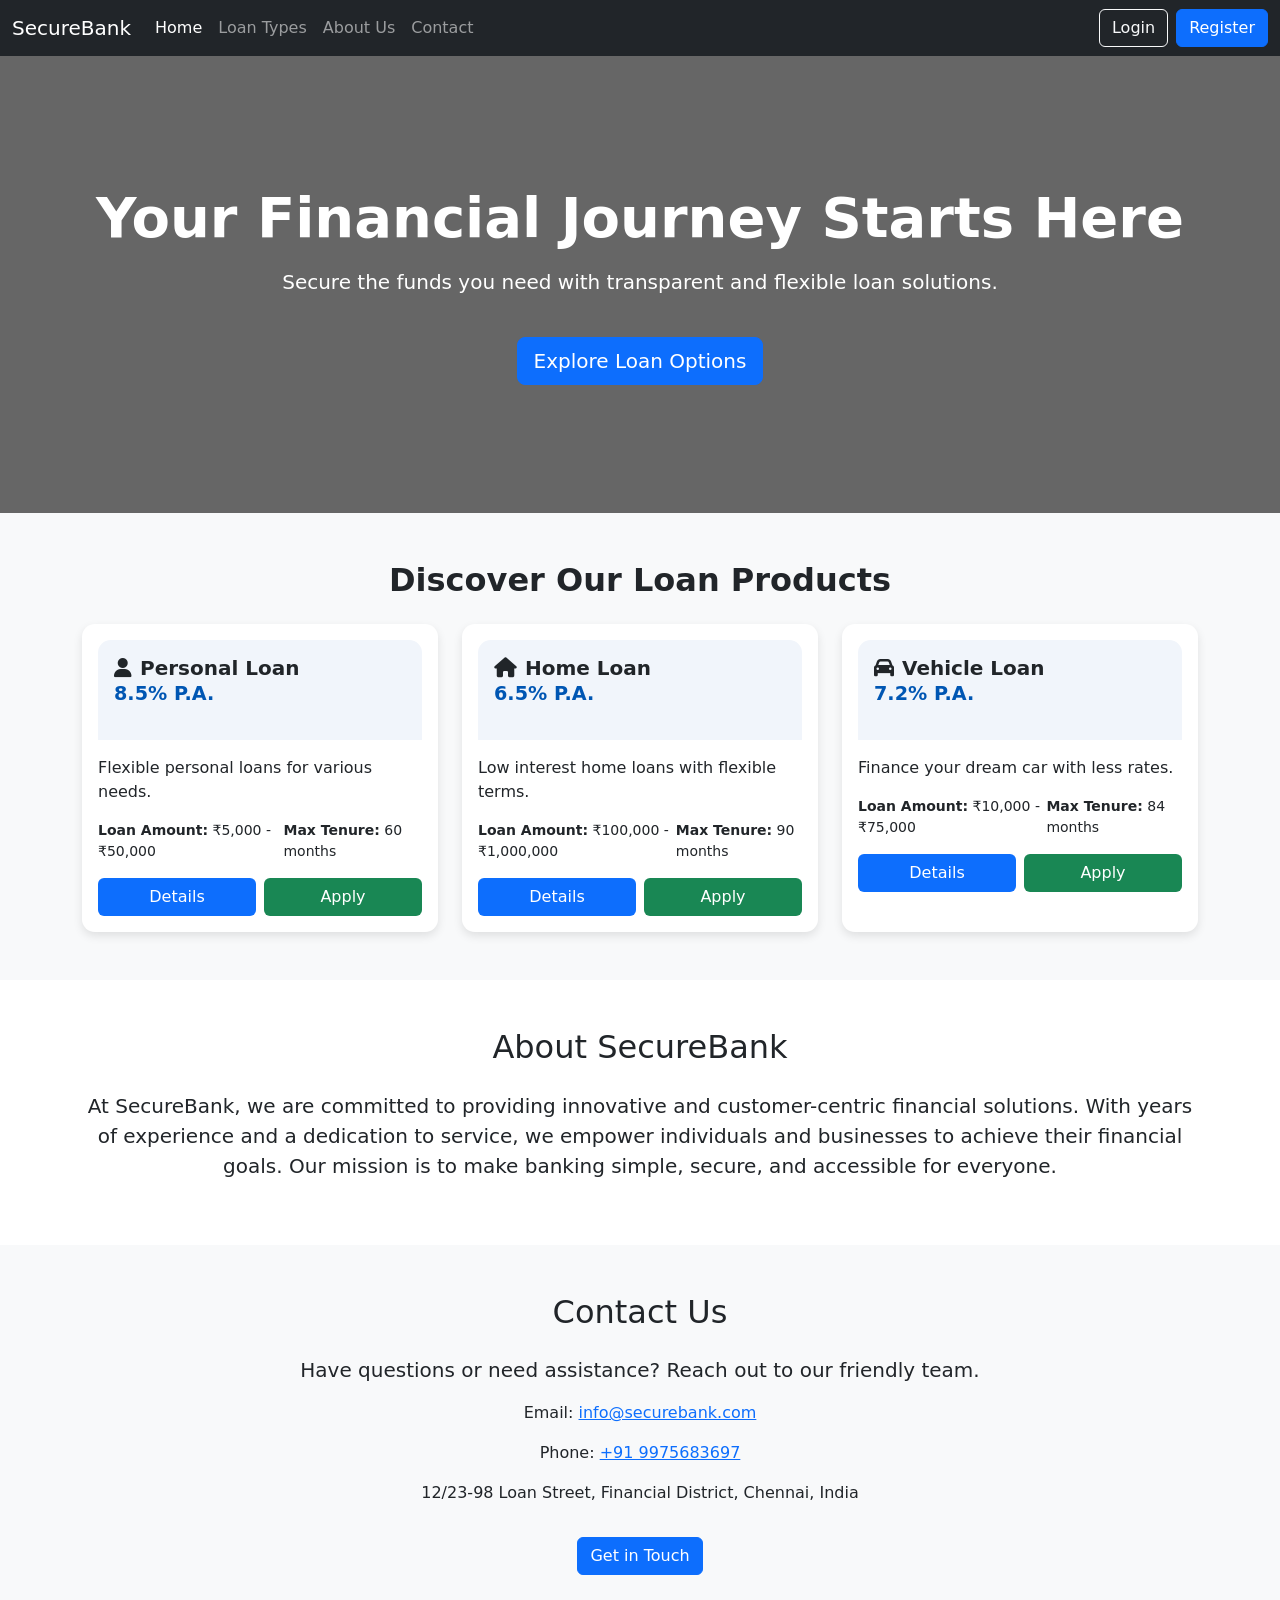
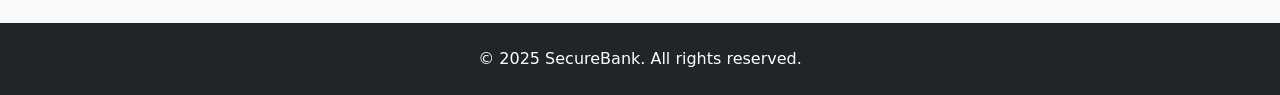
<file: src/main/webapp/pages/index.html>
<!DOCTYPE html>
<html lang="en">
<head>
    <meta charset="UTF-8">
    <meta name="viewport" content="width=device-width, initial-scale=1.0">
    <title>Bank Loan Management - Your Trusted Partner</title>
    <link href="https://cdn.jsdelivr.net/npm/bootstrap@5.3.0/dist/css/bootstrap.min.css" rel="stylesheet">
    <link rel="stylesheet" href="https://cdnjs.cloudflare.com/ajax/libs/font-awesome/6.4.0/css/all.min.css">
    <style>
        .hero-section {
            background: linear-gradient(rgba(0,0,0,0.6), rgba(0,0,0,0.6)), url('https://source.unsplash.com/1600x900/?bank,money,loan') no-repeat center center/cover;
            color: white;
            padding: 8rem 0;
            text-align: center;
        }
        .loan-card {
            border-radius: 0.8rem;
            box-shadow: 0 4px 10px rgba(0,0,0,0.1);
        }
        .loan-header {
            background: #f1f5fb;
            padding: 1rem;
            border-radius: 0.8rem 0.8rem 0 0;
        }
        .loan-header h5 {
            margin: 0;
            font-weight: bold;
        }
        .loan-rate {
            font-size: 1.2rem;
            font-weight: 600;
            color: #0056b3;
        }
        .btn-details {
            background: #0d6efd;
            color: white;
        }
        .btn-apply {
            background: #198754;
            color: white;
        }
        .modal-header {
            background: #f1f5fb;
            border-bottom: none;
        }
        .modal-title {
            font-weight: 600;
        }
        .section-title {
            font-size: 1rem;
            font-weight: 600;
            margin-top: 1rem;
            color: #0056b3;
        }
        .list-unstyled li::before {
            content: "✓ ";
            color: #198754;
            font-weight: bold;
        }
    </style>
</head>
<body>

<nav class="navbar navbar-expand-lg navbar-dark bg-dark">
    <div class="container-fluid">
        <a class="navbar-brand" href="#">SecureBank</a>
        <button class="navbar-toggler" type="button" data-bs-toggle="collapse" data-bs-target="#navbarNav" aria-controls="navbarNav" aria-expanded="false" aria-label="Toggle navigation">
            <span class="navbar-toggler-icon"></span>
        </button>
        <div class="collapse navbar-collapse" id="navbarNav">
            <ul class="navbar-nav me-auto mb-2 mb-lg-0">
                <li class="nav-item">
                    <a class="nav-link active" aria-current="page" href="#">Home</a>
                </li>
                <li class="nav-item">
                    <a class="nav-link" href="#loan-types">Loan Types</a>
                </li>
                <li class="nav-item">
                    <a class="nav-link" href="#about-us">About Us</a>
                </li>
                <li class="nav-item">
                    <a class="nav-link" href="#contact">Contact</a>
                </li>
            </ul>
            <div class="d-flex">
                <button class="btn btn-outline-light me-2" type="button" onclick="location.href='/login'">Login</button>
                <button class="btn btn-primary" type="button" onclick="location.href='/register'">Register</button>
            </div>
        </div>
    </div>
</nav>

<section class="hero-section">
    <div class="container">
        <h1 class="display-4 fw-bold">Your Financial Journey Starts Here</h1>
        <p class="lead mt-3">Secure the funds you need with transparent and flexible loan solutions.</p>
        <a href="#loan-types" class="btn btn-primary btn-lg mt-4">Explore Loan Options</a>
    </div>
</section>

<section id="loan-types" class="py-5 bg-light">
    <div class="container">
        <h2 class="text-center mb-4 fw-bold">Discover Our Loan Products</h2>
        <div class="row g-4">

            <div class="col-md-4">
                <div class="loan-card bg-white p-3 h-100">
                    <div class="loan-header">
                        <h5><i class="fas fa-user me-2"></i>Personal Loan</h5>
                        <p class="loan-rate">8.5% P.A.</p>
                    </div>
                    <p class="mt-3">Flexible personal loans for various needs.</p>
                    <div class="d-flex justify-content-between">
                        <small><strong>Loan Amount:</strong> ₹5,000 - ₹50,000</small>
                        <small><strong>Max Tenure:</strong> 60 months</small>
                    </div>
                    <div class="mt-3 d-flex gap-2">
                        <button class="btn btn-details w-50" data-bs-toggle="modal" data-bs-target="#personalLoanModal">Details</button>
                        <button class="btn btn-apply w-50" onclick="(location.href='/login')">Apply</button>
                    </div>
                </div>
            </div>

            <div class="col-md-4">
                <div class="loan-card bg-white p-3 h-100">
                    <div class="loan-header">
                        <h5><i class="fas fa-home me-2"></i>Home Loan</h5>
                        <p class="loan-rate">6.5% P.A.</p>
                    </div>
                    <p class="mt-3">Low interest home loans with flexible terms.</p>
                    <div class="d-flex justify-content-between">
                        <small><strong>Loan Amount:</strong> ₹100,000 - ₹1,000,000</small>
                        <small><strong>Max Tenure:</strong> 90 months</small>
                    </div>
                    <div class="mt-3 d-flex gap-2">
                        <button class="btn btn-details w-50" data-bs-toggle="modal" data-bs-target="#homeLoanModal">Details</button>
                        <button class="btn btn-apply w-50" onclick="(location.href='/login')">Apply</button>
                    </div>
                </div>
            </div>

            <div class="col-md-4">
                <div class="loan-card bg-white p-3 h-100">
                    <div class="loan-header">
                        <h5><i class="fas fa-car me-2"></i>Vehicle Loan</h5>
                        <p class="loan-rate">7.2% P.A.</p>
                    </div>
                    <p class="mt-3">Finance your dream car with less rates.</p>
                    <div class="d-flex justify-content-between">
                        <small><strong>Loan Amount:</strong> ₹10,000 - ₹75,000</small>
                        <small><strong>Max Tenure:</strong> 84 months</small>
                    </div>
                    <div class="mt-3 d-flex gap-2">
                        <button class="btn btn-details w-50" data-bs-toggle="modal" data-bs-target="#vehicleLoanModal">Details</button>
                        <button class="btn btn-apply w-50" onclick="(location.href='/login')">Apply</button>
                    </div>
                </div>
            </div>
        </div>
    </div>
</section>

<section id="about-us" class="py-5">
    <div class="container">
        <h2 class="text-center mb-4">About SecureBank</h2>
        <p class="text-center lead">
            At SecureBank, we are committed to providing innovative and customer-centric financial solutions. With years of experience and a dedication to service, we empower individuals and businesses to achieve their financial goals. Our mission is to make banking simple, secure, and accessible for everyone.
        </p>
    </div>
</section>

<section id="contact" class="py-5 bg-light">
    <div class="container">
        <h2 class="text-center mb-4">Contact Us</h2>
        <div class="row justify-content-center">
            <div class="col-md-8 text-center">
                <p class="lead">Have questions or need assistance? Reach out to our friendly team.</p>
                <p>Email: <a href="mailto:info@securebank.com">info@securebank.com</a></p>
                <p>Phone: <a href="tel:+1234567890">+91 9975683697</a></p>
                <address>
                    12/23-98 Loan Street, Financial District, Chennai, India
                </address>
                <a href="#" class="btn btn-primary mt-3">Get in Touch</a>
            </div>
        </div>
    </div>
</section>

<footer class="bg-dark text-white text-center py-4">
    <div class="container">
        <p class="mb-0">&copy; 2025 SecureBank. All rights reserved.</p>
    </div>
</footer>

<div class="modal fade" id="personalLoanModal" tabindex="-1" aria-hidden="true">
    <div class="modal-dialog modal-lg modal-dialog-centered">
        <div class="modal-content p-3">
            <div class="modal-header">
                <h5 class="modal-title">Personal Loan Details</h5>
                <button type="button" class="btn-close" data-bs-dismiss="modal"></button>
            </div>
            <div class="modal-body">
                <div class="row">
                    <div class="col-md-6">
                        <div class="card h-100">
                            <div class="card-header">
                                <h6><i class="fas fa-user me-2"></i>Personal Loan</h6>
                            </div>
                            <div class="card-body">
                                <h4 class="text-primary">8.5% per annum</h4>
                                <p class="text-muted">Flexible personal loans for various needs.</p>
                                <hr>
                                <div class="row">
                                    <div class="col-6">
                                        <strong>Min Amount:</strong><br>
                                        <span class="text-success">₹5,000.00</span>
                                    </div>
                                    <div class="col-6">
                                        <strong>Max Amount:</strong><br>
                                        <span class="text-success">₹50,000.00</span>
                                    </div>
                                </div>
                                <hr>
                                <div class="row">
                                    <div class="col-6">
                                        <strong>Max Tenure:</strong><br>
                                        <span class="text-info">60 months</span>
                                    </div>
                                    <div class="col-6">
                                        <strong>Processing Fee:</strong><br>
                                        <span class="text-warning">1% of loan amount</span>
                                    </div>
                                </div>
                            </div>
                        </div>
                    </div>
                    <div class="col-md-6">
                        <div class="card h-100">
                            <div class="card-header">
                                <h6><i class="fas fa-list-check me-2"></i>Features &amp; Benefits</h6>
                            </div>
                            <div class="card-body">
                                <div>
                                    <span>
                                        <i class="fa-solid fa-check" style="color: #198754;"></i>&nbsp; <span>Quick approval process</span>
                                    </span><br/>
                                    <span>
                                        <i class="fa-solid fa-check" style="color: #198754;"></i>&nbsp; <span>No collateral required</span>
                                    </span><br/>
                                    <span>
                                        <i class="fa-solid fa-check" style="color: #198754;"></i>&nbsp; <span>Flexible repayment options</span>
                                    </span><br/>
                                    <span>
                                        <i class="fa-solid fa-check" style="color: #198754;"></i>&nbsp; <span>Competitive interest rates</span>
                                    </span><br/>
                                </div>
                            </div>
                        </div>
                    </div>
                </div>
                <div class="row mt-3">
                    <div class="col-md-6">
                        <div class="card h-100">
                            <div class="card-header">
                                <h6><i class="fas fa-user-check me-2"></i>Eligibility Criteria</h6>
                            </div>
                            <div class="card-body">
                                <p>Minimum credit score 650, stable income required</p>
                                <div>
                                    <span>
                                        <i class="fas fa-check text-success me-2"></i>Age: 21-60 years
                                    </span><br/>
                                    <span>
                                        <i class="fas fa-check text-success me-2"></i>Good credit history
                                    </span>
                                </div>
                            </div>
                        </div>
                    </div>
                    <div class="col-md-6">
                        <div class="card h-100">
                            <div class="card-header">
                                <h6><i class="fas fa-file-alt me-2"></i>Required Documents</h6>
                            </div>
                            <div class="card-body">
                                <div>
                                    <span>
                                        <i class="fas fa-file text-info me-2"></i>Identity proof
                                    </span><br/>
                                    <span>
                                        <i class="fas fa-file text-info me-2"></i>Income documents
                                    </span><br/>
                                    <span>
                                        <i class="fas fa-file text-info me-2"></i>Bank statements
                                    </span><br/>
                                    <span>
                                        <i class="fas fa-file text-info me-2"></i>Address proof
                                    </span><br/>
                                </div>
                            </div>
                        </div>
                    </div>
                </div>
            </div>
            <div class="modal-footer">
                <button type="button" class="btn btn-secondary" data-bs-dismiss="modal">Close</button>
                <button type="button" class="btn btn-primary" onclick="(location.href='/login')">
                    <i class="fas fa-file-alt me-2"></i>Apply Now
                </button>
            </div>
        </div>
    </div>
</div>

<div class="modal fade" id="homeLoanModal" tabindex="-1" aria-hidden="true">
    <div class="modal-dialog modal-lg modal-dialog-centered">
        <div class="modal-content p-3">
            <div class="modal-header">
                <h5 class="modal-title">Home Loan Details</h5>
                <button type="button" class="btn-close" data-bs-dismiss="modal"></button>
            </div>
            <div class="modal-body">
                <div class="row">
                    <div class="col-md-6">
                        <div class="card h-100">
                            <div class="card-header">
                                <h6><i class="fas fa-home me-2"></i>Home Loan</h6>
                            </div>
                            <div class="card-body">
                                <h4 class="text-primary">6.5% per annum</h4>
                                <p class="text-muted">Low interest home loans with flexible terms</p>
                                <hr>
                                <div class="row">
                                    <div class="col-6">
                                        <strong>Min Amount:</strong><br>
                                        <span class="text-success">₹100,000.00</span>
                                    </div>
                                    <div class="col-6">
                                        <strong>Max Amount:</strong><br>
                                        <span class="text-success">₹1,000,000.00</span>
                                    </div>
                                </div>
                                <hr>
                                <div class="row">
                                    <div class="col-6">
                                        <strong>Max Tenure:</strong><br>
                                        <span class="text-info">90 months</span>
                                    </div>
                                    <div class="col-6">
                                        <strong>Processing Fee:</strong><br>
                                        <span class="text-warning">0.5% of loan amount</span>
                                    </div>
                                </div>
                            </div>
                        </div>
                    </div>
                    <div class="col-md-6">
                        <div class="card h-100">
                            <div class="card-header">
                                <h6><i class="fas fa-list-check me-2"></i>Features &amp; Benefits</h6>
                            </div>
                            <div class="card-body">
                                <div>
                                    <span>
                                        <i class="fas fa-check text-success me-2"></i>Tax benefits available
                                    </span><br/>
                                    
                                    <span>
                                        <i class="fas fa-check text-success me-2"></i>Long repayment tenure
                                    </span><br/>
                                    
                                    <span>
                                        <i class="fas fa-check text-success me-2"></i>Property insurance included
                                    </span><br/>

                                    <span>
                                        <i class="fas fa-check text-success me-2"></i>Top-up loan facility
                                    </span><br/>
                                </div>
                            </div>
                        </div>
                    </div>
                </div>
                <div class="row mt-3">
                    <div class="col-md-6">
                        <div class="card h-100">
                            <div class="card-header">
                                <h6><i class="fas fa-user-check me-2"></i>Eligibility Criteria</h6>
                            </div>
                            <div class="card-body">
                                <p>Minimum credit score 700, property evaluation required</p>
                                <div>
                                    <span>
                                        <i class="fas fa-check text-success me-2"></i>Age: 21-65 years
                                    </span><br/>

                                    <span>
                                        <i class="fas fa-check text-success me-2"></i>Regular source of income
                                    </span><br/>
                                    
                                    <span>
                                        <i class="fas fa-check text-success me-2"></i>Good credit history
                                    </span><br/>
                                </div>
                            </div>
                        </div>
                    </div>
                    <div class="col-md-6">
                        <div class="card h-100">
                            <div class="card-header">
                                <h6><i class="fas fa-file-alt me-2"></i>Required Documents</h6>
                            </div>
                            <div class="card-body">
                                <div>
                                    <span>
                                        <i class="fas fa-file text-info me-2"></i>Identity and address proof
                                    </span><br/>

                                    <span>
                                        <i class="fas fa-file text-info me-2"></i>Income documents
                                    </span><br/>
                                    
                                    <span>
                                        <i class="fas fa-file text-info me-2"></i>Property documents
                                    </span><br/>
                                    
                                    <span>
                                        <i class="fas fa-file text-info me-2"></i>Bank statements (6 months)
                                    </span><br/>
                                    
                                    <span>
                                        <i class="fas fa-file text-info me-2"></i>Property valuation report
                                    </span><br/>
                                </div>
                            </div>
                        </div>
                    </div>
                </div>
            </div>
            <div class="modal-footer">
                <button type="button" class="btn btn-secondary" data-bs-dismiss="modal">Close</button>
                <button type="button" class="btn btn-primary" onclick="(location.href='/login')">
                    <i class="fas fa-file-alt me-2"></i>Apply Now
                </button>
            </div>
        </div>
    </div>
</div>

<div class="modal fade" id="vehicleLoanModal" tabindex="-1" aria-hidden="true">
    <div class="modal-dialog modal-lg modal-dialog-centered">
        <div class="modal-content p-3">
            <div class="modal-header">
                <h5 class="modal-title">Vehicle Loan Details</h5>
                <button type="button" class="btn-close" data-bs-dismiss="modal"></button>
            </div>
            <div class="modal-body">
                <div class="row">
                    <div class="col-md-6">
                        <div class="card h-100">
                            <div class="card-header">
                                <h6><i class="fas fa-car me-2"></i>Vehicle Loan</h6>
                            </div>
                            <div class="card-body">
                                <h4 class="text-primary">7.2% per annum</h4>
                                <p class="text-muted">Finance your dream car with less rates.</p>
                                <hr>
                                <div class="row">
                                    <div class="col-6">
                                        <strong>Min Amount:</strong><br>
                                        <span class="text-success">₹10,000.00</span>
                                    </div>
                                    <div class="col-6">
                                        <strong>Max Amount:</strong><br>
                                        <span class="text-success">₹75,000.00</span>
                                    </div>
                                </div>
                                <hr>
                                <div class="row">
                                    <div class="col-6">
                                        <strong>Max Tenure:</strong><br>
                                        <span class="text-info">84 months</span>
                                    </div>
                                    <div class="col-6">
                                        <strong>Processing Fee:</strong><br>
                                        <span class="text-warning">0.75% of loan amount</span>
                                    </div>
                                </div>
                            </div>
                        </div>
                    </div>
                    <div class="col-md-6">
                        <div class="card h-100">
                            <div class="card-header">
                                <h6><i class="fas fa-list-check me-2"></i>Features &amp; Benefits</h6>
                            </div>
                            <div class="card-body">
                                <div>
                                    <span>
                                        <i class="fas fa-check text-success me-2"></i>Up to 90% financing
                                    </span><br/>

                                    <span>
                                        <i class="fas fa-check text-success me-2"></i>Quick processing
                                    </span><br/>

                                    <span>
                                        <i class="fas fa-check text-success me-2"></i>Insurance tie-ups
                                    </span><br/>

                                    <span>
                                        <i class="fas fa-check text-success me-2"></i>Flexible down payment
                                    </span><br/>
                                </div>
                            </div>
                        </div>
                    </div>
                </div>
                <div class="row mt-3">
                    <div class="col-md-6">
                        <div class="card h-100">
                            <div class="card-header">
                                <h6><i class="fas fa-user-check me-2"></i>Eligibility Criteria</h6>
                            </div>
                            <div class="card-body">
                                <p>Minimum credit score 600, stable employment required</p>
                                <div>
                                    <span>
                                        <i class="fas fa-check text-success me-2"></i>Valid driving license
                                    </span><br/>
                                    
                                    <span>
                                        <i class="fas fa-check text-success me-2"></i>Good repayment history
                                    </span><br/>
                                </div>
                            </div>
                        </div>
                    </div>
                    <div class="col-md-6">
                        <div class="card h-100">
                            <div class="card-header">
                                <h6><i class="fas fa-file-alt me-2"></i>Required Documents</h6>
                            </div>
                            <div class="card-body">
                                <div>
                                    <span>
                                        <i class="fas fa-file text-info me-2"></i>Identity proof
                                    </span><br/>
                                    
                                    <span>
                                        <i class="fas fa-file text-info me-2"></i>Vehicle documents
                                    </span><br/>

                                    <span>
                                        <i class="fas fa-file text-info me-2"></i>Income proof
                                    </span><br/>
                                    
                                    <span>
                                        <i class="fas fa-file text-info me-2"></i>Bank statements
                                    </span><br/>
                                </div>
                            </div>
                        </div>
                    </div>
                </div>
            </div>
            <div class="modal-footer">
                <button type="button" class="btn btn-secondary" data-bs-dismiss="modal">Close</button>
                <button type="button" class="btn btn-primary" onclick="(location.href='/login')">
                    <i class="fas fa-file-alt me-2"></i>Apply Now
                </button>
            </div>
        </div>
    </div>
</div>
<script src="https://cdn.jsdelivr.net/npm/bootstrap@5.3.0/dist/js/bootstrap.bundle.min.js"></script>
</body>
</html>
</file>
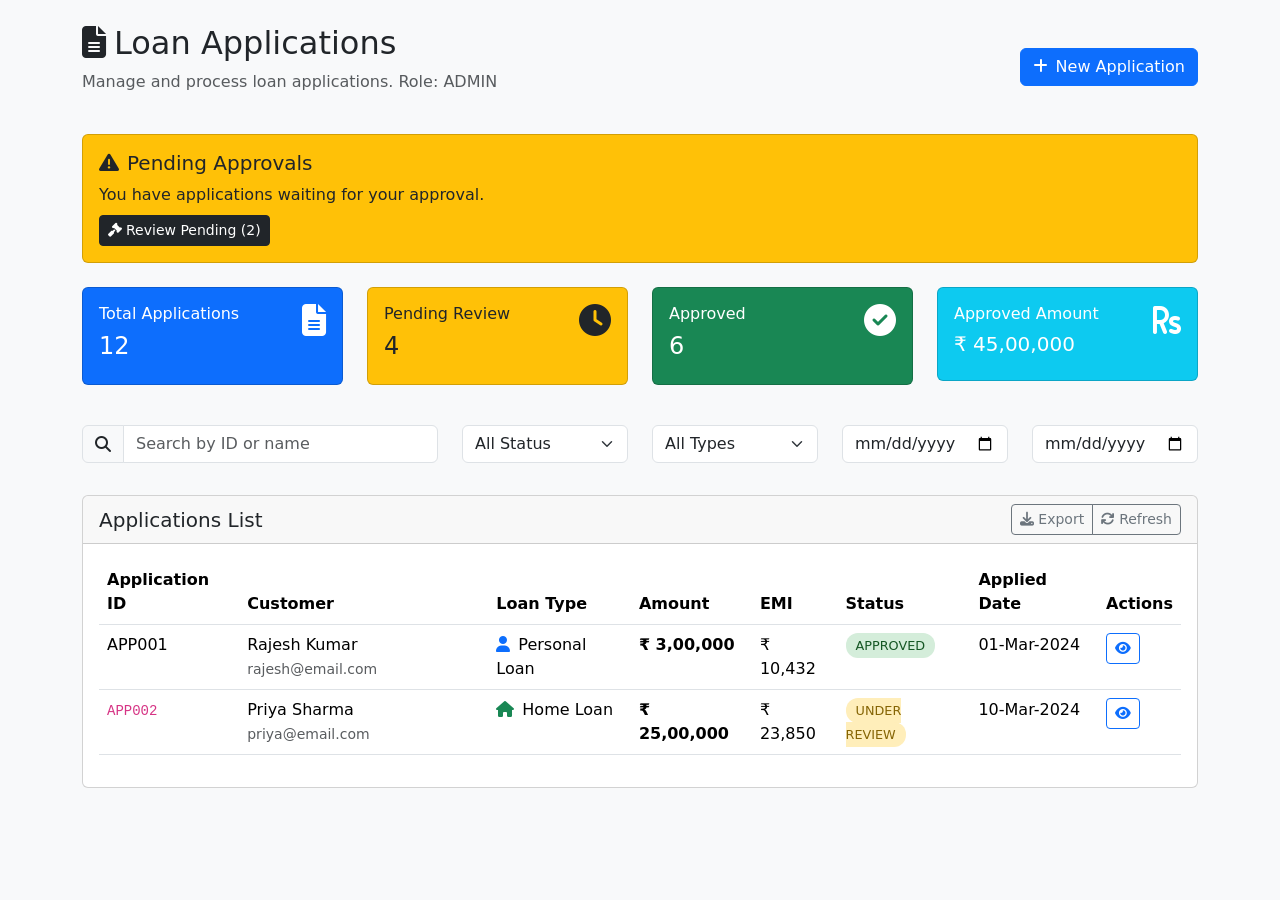
<file: src/main/webapp/pages/loanAppModule.html>
<!DOCTYPE html>
<html lang="en">
<head>
    <meta charset="UTF-8">
    <title>Loan Applications</title>
    <link href="https://cdn.jsdelivr.net/npm/bootstrap@5.3.0/dist/css/bootstrap.min.css" rel="stylesheet">
    <link href="https://cdnjs.cloudflare.com/ajax/libs/font-awesome/6.4.0/css/all.min.css" rel="stylesheet">
    <style>
        .status-badge { padding: 5px 10px; border-radius: 12px; font-size: 0.8rem; }
        .status-pending { background: #ffeeba; color: #856404; }
        .status-approved { background: #d4edda; color: #155724; }
        .status-rejected { background: #f8d7da; color: #721c24; }
        .status-active { background: #cce5ff; color: #004085; }
    </style>
</head>
<body class="bg-light">

<div class="container py-4">

    <!-- Header -->
    <div class="row mb-4">
        <div class="col-12 d-flex justify-content-between align-items-center">
            <div>
                <h2><i class="fas fa-file-alt me-2"></i>Loan Applications</h2>
                <p class="text-muted">Manage and process loan applications. Role: ADMIN</p>
            </div>
            <button class="btn btn-primary" onclick="alert('New Application Modal')">
                <i class="fas fa-plus me-2"></i>New Application
            </button>
        </div>
    </div>

    <!-- Pending Approvals -->
    <div class="row mb-4">
        <div class="col-12">
            <div class="card bg-warning text-dark">
                <div class="card-body">
                    <h5><i class="fas fa-exclamation-triangle me-2"></i>Pending Approvals</h5>
                    <p class="mb-2">You have applications waiting for your approval.</p>
                    <button class="btn btn-dark btn-sm" onclick="alert('Review Pending Applications')">
                        <i class="fas fa-gavel me-1"></i>Review Pending (2)
                    </button>
                </div>
            </div>
        </div>
    </div>

    <!-- Stats -->
    <div class="row mb-4">
        <div class="col-lg-3 col-md-6 mb-3">
            <div class="card stat-card primary text-white bg-primary">
                <div class="card-body d-flex justify-content-between">
                    <div>
                        <h6>Total Applications</h6>
                        <div class="h4">12</div>
                    </div>
                    <i class="fas fa-file-alt fa-2x"></i>
                </div>
            </div>
        </div>
        <div class="col-lg-3 col-md-6 mb-3">
            <div class="card stat-card bg-warning text-dark">
                <div class="card-body d-flex justify-content-between">
                    <div>
                        <h6>Pending Review</h6>
                        <div class="h4">4</div>
                    </div>
                    <i class="fas fa-clock fa-2x"></i>
                </div>
            </div>
        </div>
        <div class="col-lg-3 col-md-6 mb-3">
            <div class="card stat-card bg-success text-white">
                <div class="card-body d-flex justify-content-between">
                    <div>
                        <h6>Approved</h6>
                        <div class="h4">6</div>
                    </div>
                    <i class="fas fa-check-circle fa-2x"></i>
                </div>
            </div>
        </div>
        <div class="col-lg-3 col-md-6 mb-3">
            <div class="card stat-card bg-info text-white">
                <div class="card-body d-flex justify-content-between">
                    <div>
                        <h6>Approved Amount</h6>
                        <div class="h5">₹ 45,00,000</div>
                    </div>
                    <i class="fas fa-rupee-sign fa-2x"></i>
                </div>
            </div>
        </div>
    </div>

    <!-- Filters -->
    <div class="row mb-4">
        <div class="col-lg-4 mb-2">
            <div class="input-group">
                <span class="input-group-text"><i class="fas fa-search"></i></span>
                <input type="text" class="form-control" placeholder="Search by ID or name">
            </div>
        </div>
        <div class="col-lg-2 mb-2">
            <select class="form-select">
                <option value="">All Status</option>
                <option>Submitted</option>
                <option>Under Review</option>
                <option>Approved</option>
                <option>Rejected</option>
                <option>Disbursed</option>
            </select>
        </div>
        <div class="col-lg-2 mb-2">
            <select class="form-select">
                <option value="">All Types</option>
                <option>Personal</option>
                <option>Home</option>
                <option>Vehicle</option>
                <option>Business</option>
                <option>Education</option>
            </select>
        </div>
        <div class="col-lg-2 mb-2">
            <input type="date" class="form-control">
        </div>
        <div class="col-lg-2 mb-2">
            <input type="date" class="form-control">
        </div>
    </div>

    <!-- Applications Table -->
    <div class="card">
        <div class="card-header d-flex justify-content-between align-items-center">
            <h5 class="mb-0">Applications List</h5>
            <div class="btn-group">
                <button class="btn btn-outline-secondary btn-sm" onclick="alert('Export CSV')">
                    <i class="fas fa-download me-1"></i>Export
                </button>
                <button class="btn btn-outline-secondary btn-sm" onclick="alert('Refresh Table')">
                    <i class="fas fa-sync me-1"></i>Refresh
                </button>
            </div>
        </div>
        <div class="card-body">
            <div class="table-responsive">
                <table class="table table-hover">
                    <thead>
                    <tr>
                        <th>Application ID</th>
                        <th>Customer</th>
                        <th>Loan Type</th>
                        <th>Amount</th>
                        <th>EMI</th>
                        <th>Status</th>
                        <th>Applied Date</th>
                        <th>Actions</th>
                    </tr>
                    </thead>
                    <tbody>
                    <tr>
                        <td>APP001</td>
                        <td>Rajesh Kumar
                            <small class="text-muted">rajesh@email.com</small></td>
                        <td><i class="fas fa-user text-primary me-2"></i>Personal Loan</td>
                        <td><b>₹ 3,00,000</b></td>
                        <td>₹ 10,432</td>
                        <td><span class="status-badge status-approved">APPROVED</span></td>
                        <td>01-Mar-2024</td>
                        <td>
                            <button class="btn btn-sm btn-outline-primary" onclick="alert('View Details APP001')">
                                <i class="fas fa-eye"></i>
                            </button>
                        </td>
                    </tr>
                    <tr>
                        <td><code>APP002</code></td>
                        <td>Priya Sharma
                            <small class="text-muted">priya@email.com</small></td>
                        <td><i class="fas fa-home text-success me-2"></i>Home Loan</td>
                        <td><b>₹ 25,00,000</b></td>
                        <td>₹ 23,850</td>
                        <td><span class="status-badge status-pending">UNDER REVIEW</span></td>
                        <td>10-Mar-2024</td>
                        <td>
                            <button class="btn btn-sm btn-outline-primary" onclick="alert('View Details APP002')">
                                <i class="fas fa-eye"></i>
                            </button>
                        </td>
                    </tr>
                    </tbody>
                </table>
            </div>
        </div>
    </div>

</div>

<script src="https://cdn.jsdelivr.net/npm/bootstrap@5.3.0/dist/js/bootstrap.bundle.min.js"></script>
</body>
</html>
</file>
